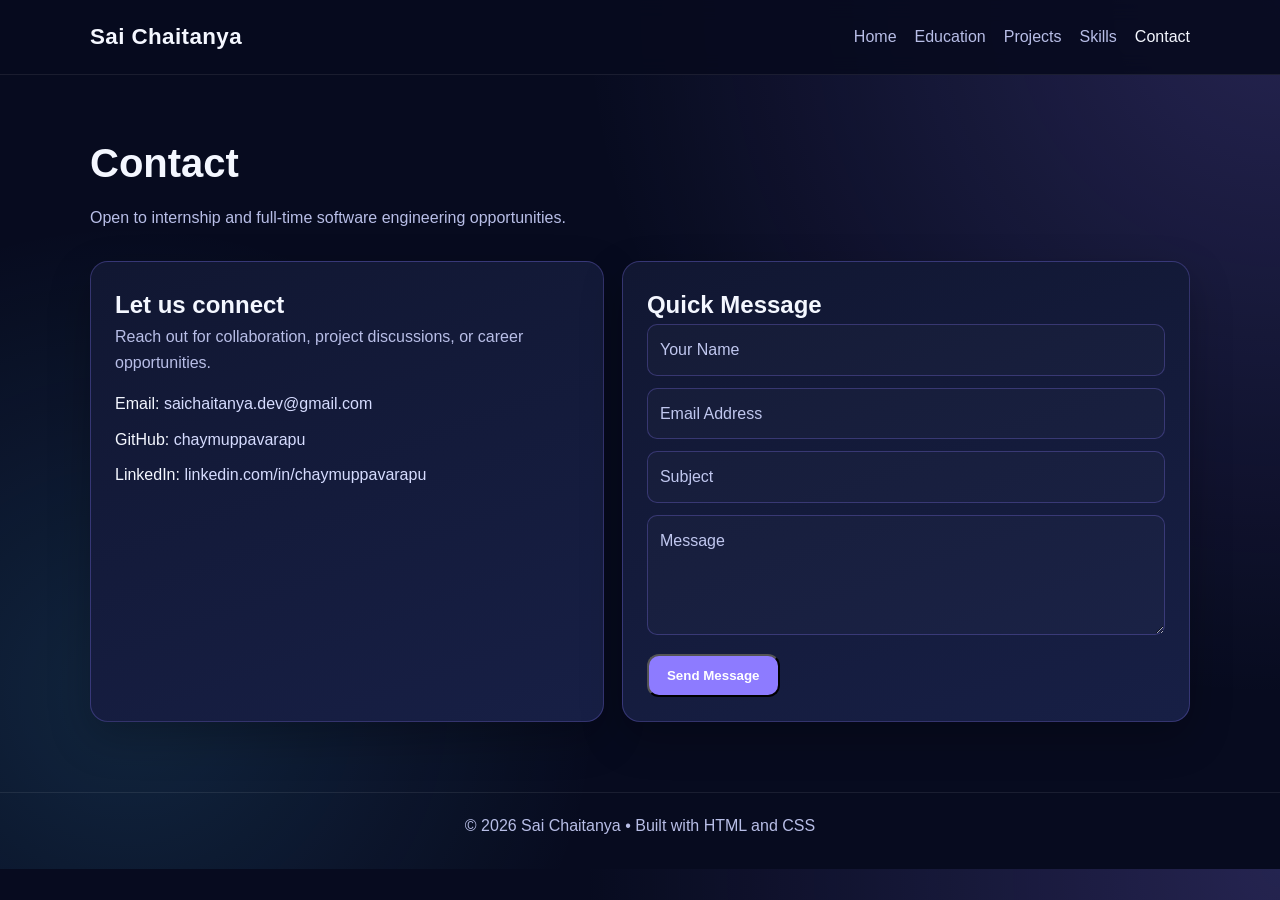
<file: portfilio-main/contact.html>
<!DOCTYPE html>
<html lang="en">
<head>
  <meta charset="UTF-8">
  <meta name="viewport" content="width=device-width, initial-scale=1.0">
  <title>Contact | Sai Chaitanya</title>
  <link rel="stylesheet" href="styles.css">
  <style>
    .contact-layout {
      display: grid;
      grid-template-columns: 0.95fr 1.05fr;
      gap: 18px;
    }
    .contact-card, .form-card {
      padding: 24px;
    }
    .contact-card p {
      color: var(--muted);
      margin-bottom: 16px;
    }
    .contact-list {
      list-style: none;
      display: grid;
      gap: 10px;
    }
    .contact-list a {
      color: #d6dcff;
      text-decoration: none;
    }
    .contact-list a:hover {
      color: white;
    }
    .form-control {
      width: 100%;
      border: 1px solid var(--border);
      background: rgba(255, 255, 255, 0.02);
      color: white;
      border-radius: 10px;
      padding: 12px;
      margin-bottom: 12px;
      font: inherit;
    }
    .form-control::placeholder {
      color: #c0c7ef;
    }
    textarea.form-control {
      min-height: 120px;
      resize: vertical;
    }
    .notice {
      margin-top: 12px;
      color: #9de4b5;
      display: none;
    }
    @media (max-width: 900px) {
      .contact-layout {
        grid-template-columns: 1fr;
      }
    }
  </style>
</head>
<body>
  <header class="navbar">
    <div class="container nav-wrap">
      <div class="brand">Sai Chaitanya</div>
      <ul class="nav-links">
        <li><a href="index.html">Home</a></li>
        <li><a href="education.html">Education</a></li>
        <li><a href="projects.html">Projects</a></li>
        <li><a href="skills.html">Skills</a></li>
        <li><a class="active" href="contact.html">Contact</a></li>
      </ul>
    </div>
  </header>

  <main class="container">
    <h1 class="page-title">Contact</h1>
    <p class="page-subtitle">
      Open to internship and full-time software engineering opportunities.
    </p>

    <section class="contact-layout">
      <article class="card contact-card">
        <h2>Let us connect</h2>
        <p>Reach out for collaboration, project discussions, or career opportunities.</p>
        <ul class="contact-list">
          <li>Email: <a href="mailto:saichaitanya.dev@gmail.com">saichaitanya.dev@gmail.com</a></li>
          <li>GitHub: <a href="https://github.com/chaymuppavarapu/portfilio" target="_blank" rel="noopener noreferrer">chaymuppavarapu</a></li>
          <li>LinkedIn: <a href="https://linkedin.com/in/chaymuppavarapu" target="_blank" rel="noopener noreferrer">linkedin.com/in/chaymuppavarapu</a></li>
        </ul>
      </article>

      <article class="card form-card">
        <h2>Quick Message</h2>
        <form id="contact-form">
          <input class="form-control" id="name" name="name" placeholder="Your Name" type="text" required>
          <input class="form-control" id="email" name="email" placeholder="Email Address" type="email" required>
          <input class="form-control" id="subject" name="subject" placeholder="Subject" type="text" required>
          <textarea class="form-control" id="message" name="message" placeholder="Message" required></textarea>
          <button class="btn btn-primary" type="submit">Send Message</button>
          <p class="notice" id="notice">Opening your email app with a prefilled message...</p>
        </form>
      </article>
    </section>
  </main>

  <footer>
    © 2026 Sai Chaitanya • Built with HTML and CSS
  </footer>

  <script>
    const form = document.getElementById("contact-form");
    const notice = document.getElementById("notice");
    form.addEventListener("submit", function(event) {
      event.preventDefault();

      const name = document.getElementById("name").value.trim();
      const email = document.getElementById("email").value.trim();
      const subject = document.getElementById("subject").value.trim();
      const message = document.getElementById("message").value.trim();

      const emailSubject = encodeURIComponent(subject);
      const emailBody = encodeURIComponent(
        "Name: " + name + "\n" +
        "Email: " + email + "\n\n" +
        "Message:\n" + message
      );

      const mailtoLink = "mailto:saichaitanya.dev@gmail.com?subject=" + emailSubject + "&body=" + emailBody;

      notice.style.display = "block";
      form.reset();
      window.location.href = mailtoLink;
    });
  </script>
</body>
</html>
</file>
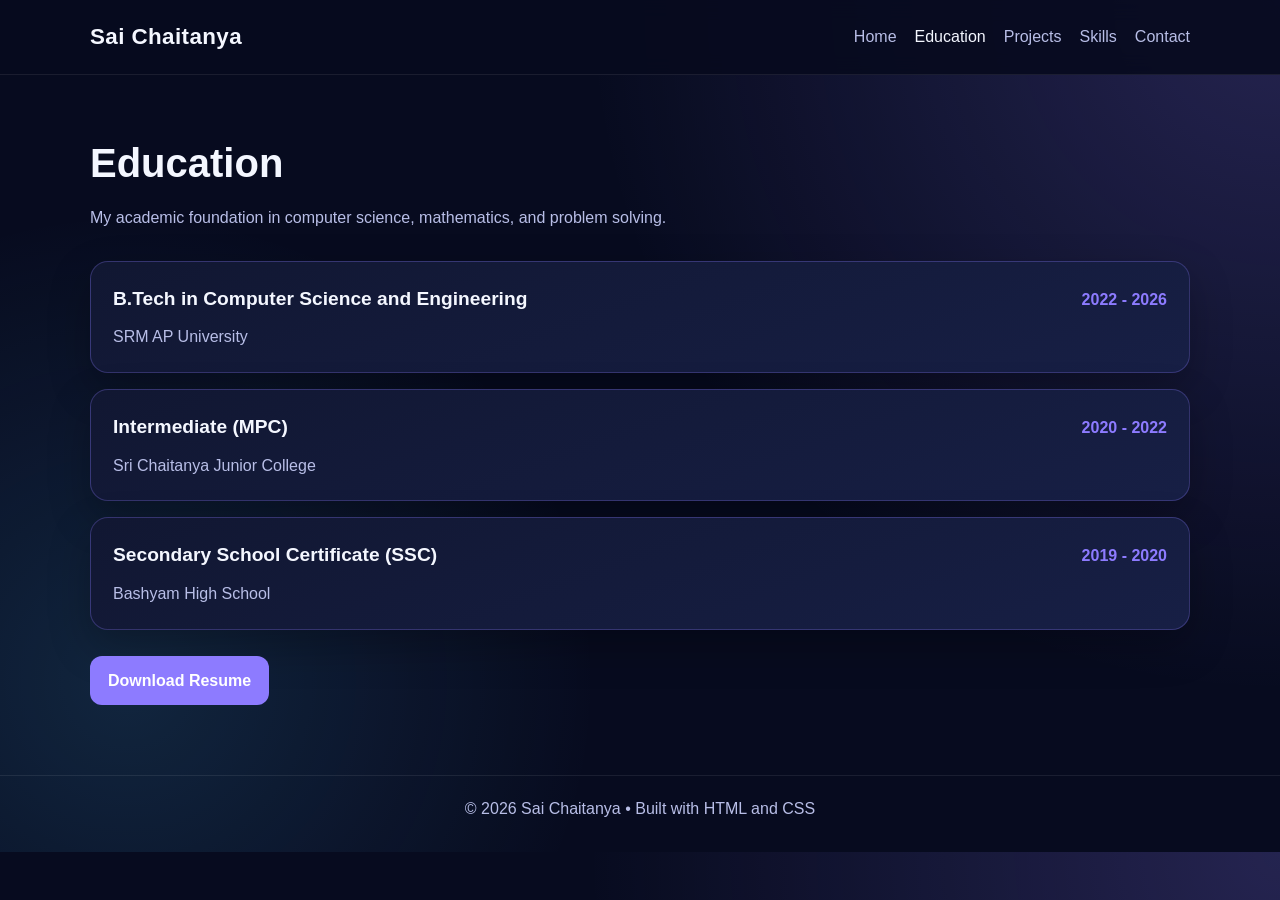
<file: portfilio-main/education.html>
<!DOCTYPE html>
<html lang="en">
<head>
    <meta charset="UTF-8">
    <meta name="viewport" content="width=device-width, initial-scale=1.0">
    <title>Education | Sai Chaitanya</title>
    <link rel="stylesheet" href="styles.css">
    <style>
        .timeline {
            display: grid;
            gap: 16px;
        }
        .edu-card {
            padding: 22px;
        }
        .edu-head {
            display: flex;
            justify-content: space-between;
            align-items: baseline;
            gap: 12px;
            margin-bottom: 10px;
            flex-wrap: wrap;
        }
        .edu-head h2 {
            font-size: 1.2rem;
        }
        .edu-head span {
            color: var(--primary);
            font-weight: 600;
        }
        .edu-card p {
            color: var(--muted);
        }
        .actions {
            margin-top: 26px;
        }
    </style>
</head>
<body>
    <header class="navbar">
        <div class="container nav-wrap">
            <div class="brand">Sai Chaitanya</div>
            <ul class="nav-links">
                <li><a href="index.html">Home</a></li>
                <li><a class="active" href="education.html">Education</a></li>
                <li><a href="projects.html">Projects</a></li>
                <li><a href="skills.html">Skills</a></li>
                <li><a href="contact.html">Contact</a></li>
            </ul>
        </div>
    </header>

    <main class="container">
        <h1 class="page-title">Education</h1>
        <p class="page-subtitle">
            My academic foundation in computer science, mathematics, and problem solving.
        </p>

        <section class="timeline">
            <article class="card edu-card">
                <div class="edu-head">
                    <h2>B.Tech in Computer Science and Engineering</h2>
                    <span>2022 - 2026</span>
                </div>
                <p>SRM AP University</p>
            </article>

            <article class="card edu-card">
                <div class="edu-head">
                    <h2>Intermediate (MPC)</h2>
                    <span>2020 - 2022</span>
                </div>
                <p>Sri Chaitanya Junior College</p>
            </article>

            <article class="card edu-card">
                <div class="edu-head">
                    <h2>Secondary School Certificate (SSC)</h2>
                    <span>2019 - 2020</span>
                </div>
                <p>Bashyam High School</p>
            </article>
        </section>

        <div class="actions">
            <a class="btn btn-primary" href="chay_resume.pdf" download>Download Resume</a>
        </div>
    </main>

    <footer>
        © 2026 Sai Chaitanya • Built with HTML and CSS
    </footer>
</body>
</html>
</file>
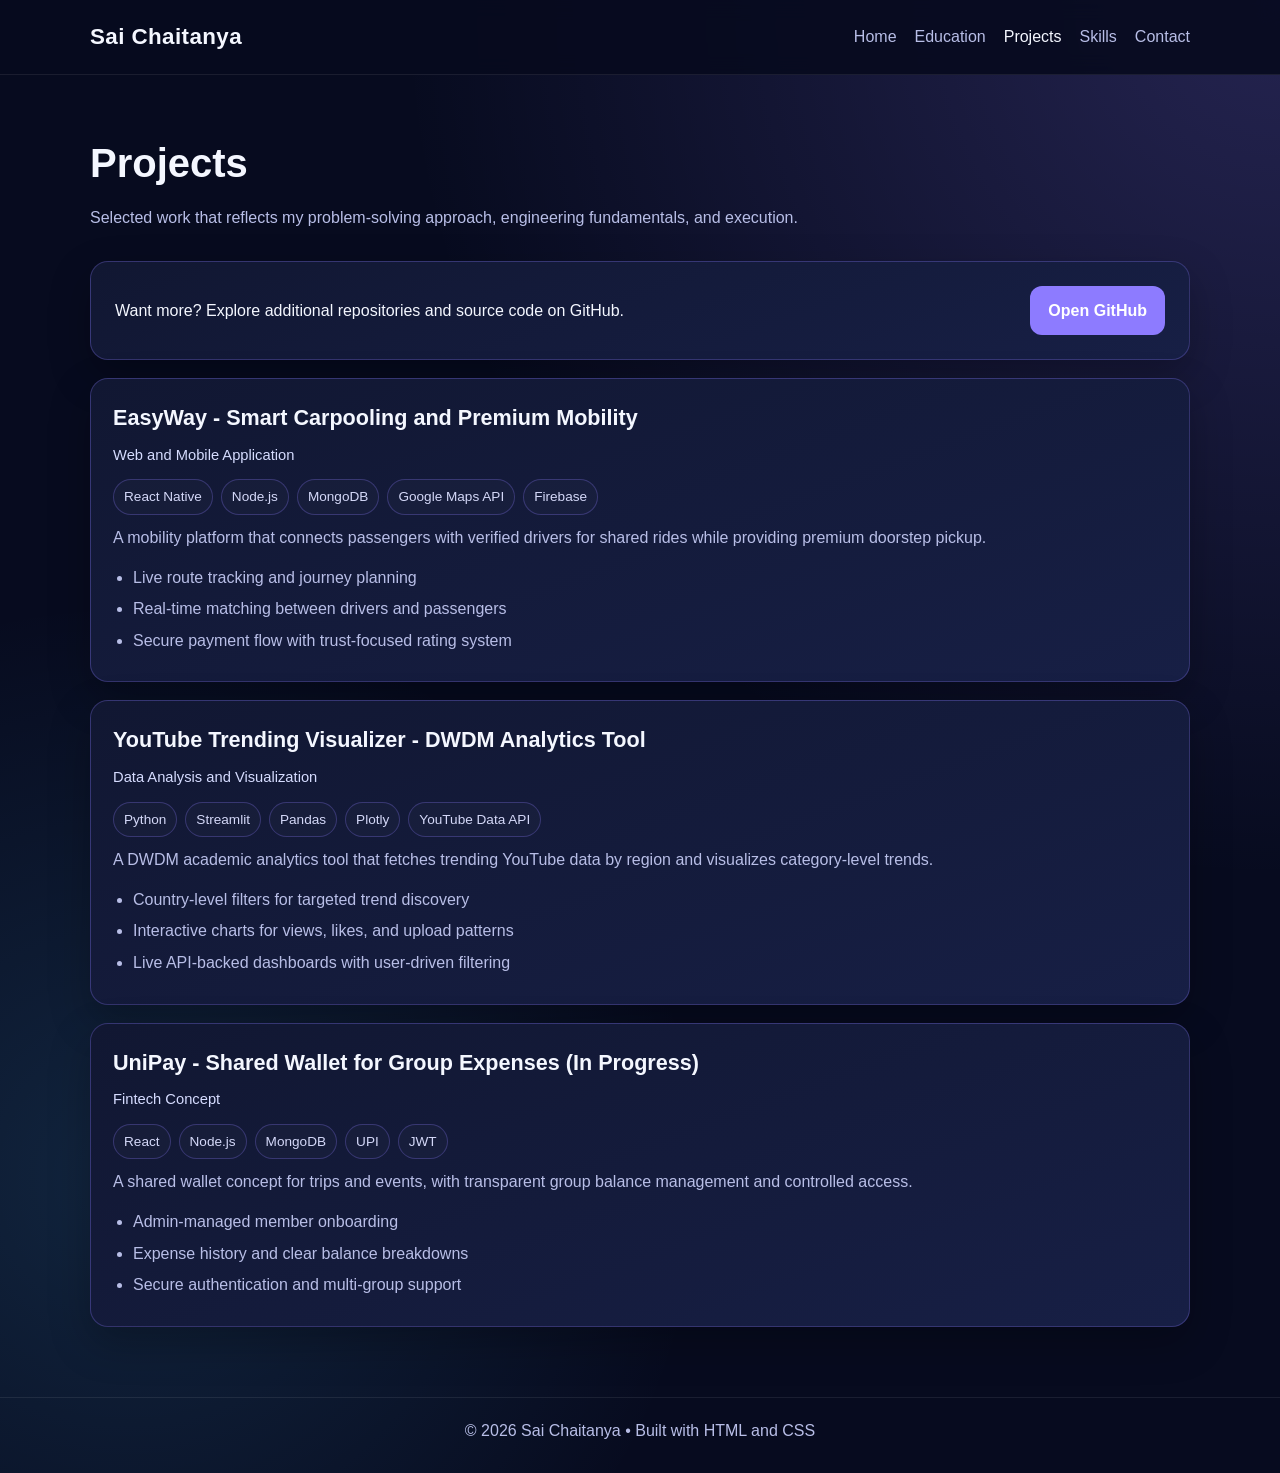
<file: portfilio-main/projects.html>
<!DOCTYPE html>
<html lang="en">
<head>
    <meta charset="UTF-8">
    <meta name="viewport" content="width=device-width, initial-scale=1.0">
    <title>Projects | Sai Chaitanya</title>
    <link rel="stylesheet" href="styles.css">
    <style>
        .projects-grid {
            display: grid;
            gap: 18px;
        }
        .project {
            padding: 22px;
        }
        .project h2 {
            font-size: 1.35rem;
            margin-bottom: 8px;
        }
        .project p {
            color: var(--muted);
            margin-top: 10px;
        }
        .meta {
            color: #d6dcff;
            font-size: 0.92rem;
            margin-bottom: 12px;
        }
        .tags {
            display: flex;
            flex-wrap: wrap;
            gap: 8px;
            margin-top: 10px;
        }
        .points {
            margin-top: 14px;
            padding-left: 20px;
            color: var(--muted);
        }
        .points li { margin-bottom: 6px; }
        .banner {
            padding: 24px;
            margin-bottom: 18px;
            display: flex;
            justify-content: space-between;
            align-items: center;
            gap: 12px;
            flex-wrap: wrap;
        }
    </style>
</head>
<body>
    <header class="navbar">
        <div class="container nav-wrap">
            <div class="brand">Sai Chaitanya</div>
            <ul class="nav-links">
                <li><a href="index.html">Home</a></li>
                <li><a href="education.html">Education</a></li>
                <li><a class="active" href="projects.html">Projects</a></li>
                <li><a href="skills.html">Skills</a></li>
                <li><a href="contact.html">Contact</a></li>
            </ul>
        </div>
    </header>

    <main class="container">
        <h1 class="page-title">Projects</h1>
        <p class="page-subtitle">
            Selected work that reflects my problem-solving approach, engineering fundamentals, and execution.
        </p>

        <section class="card banner">
            <p>Want more? Explore additional repositories and source code on GitHub.</p>
            <a class="btn btn-primary" href="https://github.com/chaymuppavarapu/portfilio" target="_blank" rel="noopener noreferrer">Open GitHub</a>
        </section>

        <section class="projects-grid">
            <article class="card project">
                <h2>EasyWay - Smart Carpooling and Premium Mobility</h2>
                <div class="meta">Web and Mobile Application</div>
                <div class="tags">
                    <span class="chip">React Native</span><span class="chip">Node.js</span><span class="chip">MongoDB</span><span class="chip">Google Maps API</span><span class="chip">Firebase</span>
                </div>
                <p>
                    A mobility platform that connects passengers with verified drivers for shared rides while providing premium doorstep pickup.
                </p>
                <ul class="points">
                    <li>Live route tracking and journey planning</li>
                    <li>Real-time matching between drivers and passengers</li>
                    <li>Secure payment flow with trust-focused rating system</li>
                </ul>
            </article>

            <article class="card project">
                <h2>YouTube Trending Visualizer - DWDM Analytics Tool</h2>
                <div class="meta">Data Analysis and Visualization</div>
                <div class="tags">
                    <span class="chip">Python</span><span class="chip">Streamlit</span><span class="chip">Pandas</span><span class="chip">Plotly</span><span class="chip">YouTube Data API</span>
                </div>
                <p>
                    A DWDM academic analytics tool that fetches trending YouTube data by region and visualizes category-level trends.
                </p>
                <ul class="points">
                    <li>Country-level filters for targeted trend discovery</li>
                    <li>Interactive charts for views, likes, and upload patterns</li>
                    <li>Live API-backed dashboards with user-driven filtering</li>
                </ul>
            </article>

            <article class="card project">
                <h2>UniPay - Shared Wallet for Group Expenses (In Progress)</h2>
                <div class="meta">Fintech Concept</div>
                <div class="tags">
                    <span class="chip">React</span><span class="chip">Node.js</span><span class="chip">MongoDB</span><span class="chip">UPI</span><span class="chip">JWT</span>
                </div>
                <p>
                    A shared wallet concept for trips and events, with transparent group balance management and controlled access.
                </p>
                <ul class="points">
                    <li>Admin-managed member onboarding</li>
                    <li>Expense history and clear balance breakdowns</li>
                    <li>Secure authentication and multi-group support</li>
                </ul>
            </article>
        </section>
    </main>

    <footer>
        © 2026 Sai Chaitanya • Built with HTML and CSS
    </footer>
</body>
</html>
</file>
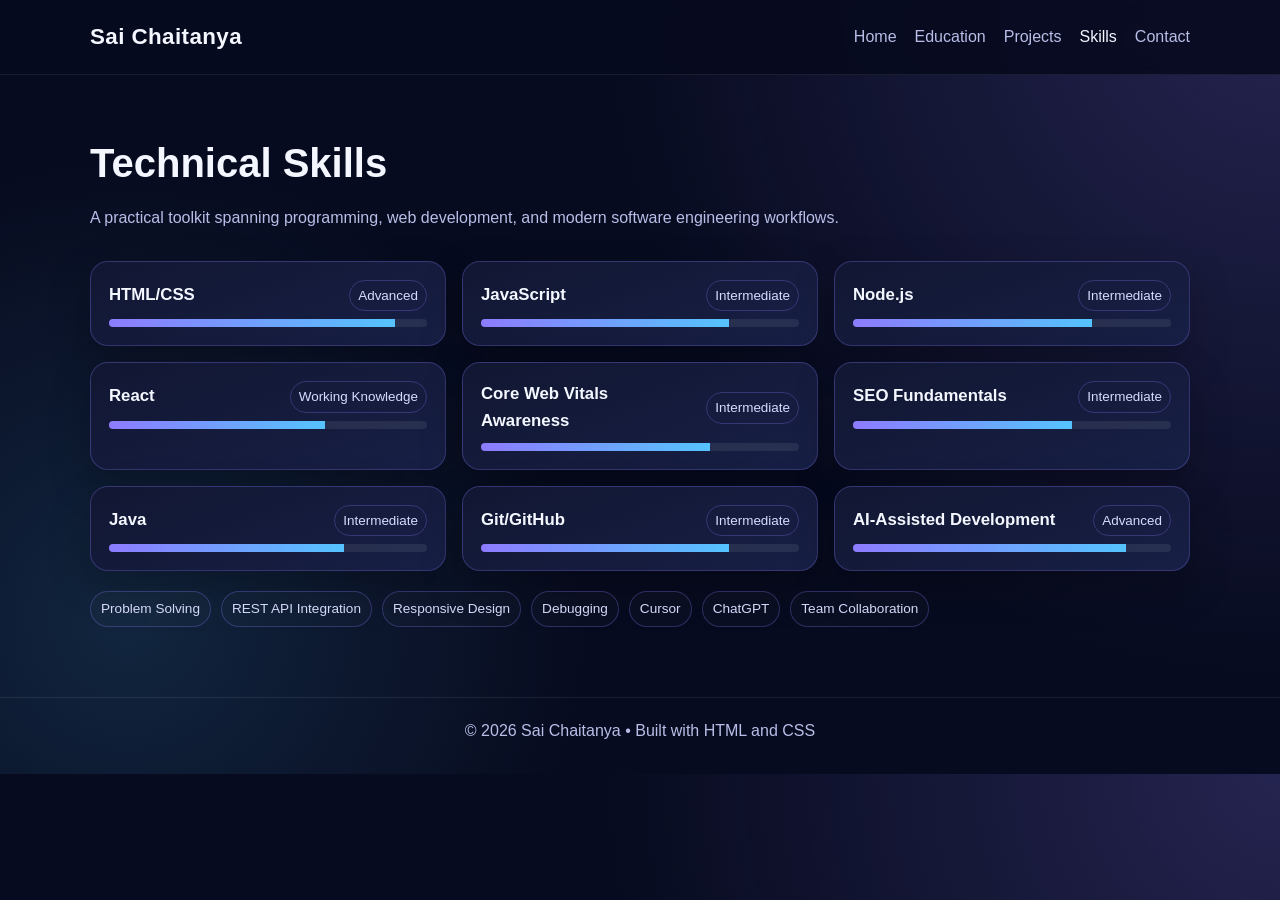
<file: portfilio-main/skills.html>
<!DOCTYPE html>
<html lang="en">
<head>
    <meta charset="UTF-8">
    <meta name="viewport" content="width=device-width, initial-scale=1.0">
    <title>Skills | Sai Chaitanya</title>
    <link rel="stylesheet" href="styles.css">
    <style>
        .grid {
            display: grid;
            grid-template-columns: repeat(3, 1fr);
            gap: 16px;
        }
        .skill-card {
            padding: 18px;
        }
        .skill-top {
            display: flex;
            justify-content: space-between;
            align-items: center;
            margin-bottom: 8px;
            gap: 12px;
        }
        .skill-name {
            font-weight: 600;
            font-size: 1.05rem;
        }
        .skill-level {
            font-size: 0.84rem;
            color: #d6dcff;
            border: 1px solid var(--border);
            padding: 4px 8px;
            border-radius: 99px;
        }
        .bar {
            width: 100%;
            height: 8px;
            background: rgba(255, 255, 255, 0.08);
            border-radius: 8px;
            overflow: hidden;
        }
        .bar span {
            display: block;
            height: 100%;
            background: linear-gradient(90deg, var(--primary), #55c3ff);
        }
        .groups {
            margin-top: 20px;
            display: flex;
            flex-wrap: wrap;
            gap: 10px;
        }
        @media (max-width: 900px) {
            .grid {
                grid-template-columns: 1fr;
            }
        }
    </style>
</head>
<body>
    <header class="navbar">
        <div class="container nav-wrap">
            <div class="brand">Sai Chaitanya</div>
            <ul class="nav-links">
                <li><a href="index.html">Home</a></li>
                <li><a href="education.html">Education</a></li>
                <li><a href="projects.html">Projects</a></li>
                <li><a class="active" href="skills.html">Skills</a></li>
                <li><a href="contact.html">Contact</a></li>
            </ul>
        </div>
    </header>

    <main class="container">
        <h1 class="page-title">Technical Skills</h1>
        <p class="page-subtitle">
            A practical toolkit spanning programming, web development, and modern software engineering workflows.
        </p>

        <section class="grid">
            <article class="card skill-card">
                <div class="skill-top"><span class="skill-name">HTML/CSS</span><span class="skill-level">Advanced</span></div>
                <div class="bar"><span style="width: 90%"></span></div>
            </article>
            <article class="card skill-card">
                <div class="skill-top"><span class="skill-name">JavaScript</span><span class="skill-level">Intermediate</span></div>
                <div class="bar"><span style="width: 78%"></span></div>
            </article>
            <article class="card skill-card">
                <div class="skill-top"><span class="skill-name">Node.js</span><span class="skill-level">Intermediate</span></div>
                <div class="bar"><span style="width: 75%"></span></div>
            </article>
            <article class="card skill-card">
                <div class="skill-top"><span class="skill-name">React</span><span class="skill-level">Working Knowledge</span></div>
                <div class="bar"><span style="width: 68%"></span></div>
            </article>
            <article class="card skill-card">
                <div class="skill-top"><span class="skill-name">Core Web Vitals Awareness</span><span class="skill-level">Intermediate</span></div>
                <div class="bar"><span style="width: 72%"></span></div>
            </article>
            <article class="card skill-card">
                <div class="skill-top"><span class="skill-name">SEO Fundamentals</span><span class="skill-level">Intermediate</span></div>
                <div class="bar"><span style="width: 69%"></span></div>
            </article>
            <article class="card skill-card">
                <div class="skill-top"><span class="skill-name">Java</span><span class="skill-level">Intermediate</span></div>
                <div class="bar"><span style="width: 74%"></span></div>
            </article>
            <article class="card skill-card">
                <div class="skill-top"><span class="skill-name">Git/GitHub</span><span class="skill-level">Intermediate</span></div>
                <div class="bar"><span style="width: 78%"></span></div>
            </article>
            <article class="card skill-card">
                <div class="skill-top"><span class="skill-name">AI-Assisted Development</span><span class="skill-level">Advanced</span></div>
                <div class="bar"><span style="width: 86%"></span></div>
            </article>
        </section>

        <section class="groups">
            <span class="chip">Problem Solving</span>
            <span class="chip">REST API Integration</span>
            <span class="chip">Responsive Design</span>
            <span class="chip">Debugging</span>
            <span class="chip">Cursor</span>
            <span class="chip">ChatGPT</span>
            <span class="chip">Team Collaboration</span>
        </section>
    </main>

    <footer>
        © 2026 Sai Chaitanya • Built with HTML and CSS
    </footer>
</body>
</html>
</file>
<file: portfilio-main/styles.css>
:root {
  --bg: #070b1f;
  --surface: #111732;
  --surface-2: #171f45;
  --text: #f4f7ff;
  --muted: #b8bee7;
  --primary: #8d7bff;
  --primary-2: #6d58ff;
  --border: rgba(141, 123, 255, 0.28);
  --shadow: 0 16px 40px rgba(0, 0, 0, 0.25);
}

* {
  box-sizing: border-box;
  margin: 0;
  padding: 0;
}

body {
  font-family: "Segoe UI", Tahoma, Geneva, Verdana, sans-serif;
  color: var(--text);
  background:
    radial-gradient(circle at top right, rgba(141, 123, 255, 0.22), transparent 45%),
    radial-gradient(circle at 10% 80%, rgba(81, 196, 255, 0.14), transparent 35%),
    var(--bg);
  line-height: 1.6;
}

a {
  color: inherit;
}

.container {
  width: min(1100px, 92%);
  margin: 0 auto;
}

.navbar {
  position: sticky;
  top: 0;
  z-index: 100;
  background: rgba(7, 11, 31, 0.9);
  backdrop-filter: blur(10px);
  border-bottom: 1px solid rgba(255, 255, 255, 0.08);
}

.nav-wrap {
  display: flex;
  justify-content: space-between;
  align-items: center;
  min-height: 74px;
}

.brand {
  font-size: 1.4rem;
  font-weight: 700;
  letter-spacing: 0.4px;
}

.nav-links {
  list-style: none;
  display: flex;
  align-items: center;
  gap: 18px;
}

.nav-links a {
  text-decoration: none;
  color: var(--muted);
  font-weight: 500;
  transition: 0.2s ease;
}

.nav-links a:hover,
.nav-links a.active {
  color: var(--text);
}

main {
  padding: 56px 0 70px;
}

.page-title {
  font-size: clamp(1.7rem, 4vw, 2.5rem);
  margin-bottom: 10px;
}

.page-subtitle {
  color: var(--muted);
  max-width: 760px;
  margin-bottom: 30px;
}

.card {
  background: linear-gradient(160deg, var(--surface) 0%, var(--surface-2) 100%);
  border: 1px solid var(--border);
  border-radius: 18px;
  box-shadow: var(--shadow);
}

.btn {
  display: inline-flex;
  align-items: center;
  justify-content: center;
  gap: 8px;
  padding: 12px 18px;
  border-radius: 12px;
  text-decoration: none;
  font-weight: 600;
  transition: 0.25s ease;
}

.btn-primary {
  background: var(--primary);
  color: #fff;
}

.btn-primary:hover {
  background: var(--primary-2);
  transform: translateY(-1px);
}

.btn-secondary {
  border: 1px solid var(--border);
  color: var(--text);
  background: rgba(255, 255, 255, 0.02);
}

.btn-secondary:hover {
  background: rgba(141, 123, 255, 0.12);
}

.chip {
  display: inline-block;
  padding: 6px 10px;
  border-radius: 20px;
  border: 1px solid var(--border);
  color: #d4d8f8;
  font-size: 0.85rem;
  background: rgba(255, 255, 255, 0.02);
}

.section-space {
  margin-top: 36px;
}

footer {
  border-top: 1px solid rgba(255, 255, 255, 0.08);
  color: var(--muted);
  text-align: center;
  padding: 20px 12px 30px;
}

@media (max-width: 800px) {
  .nav-wrap {
    flex-direction: column;
    align-items: flex-start;
    gap: 12px;
    padding: 14px 0;
  }

  .nav-links {
    flex-wrap: wrap;
    row-gap: 8px;
  }

  main {
    padding-top: 36px;
  }
}
</file>
